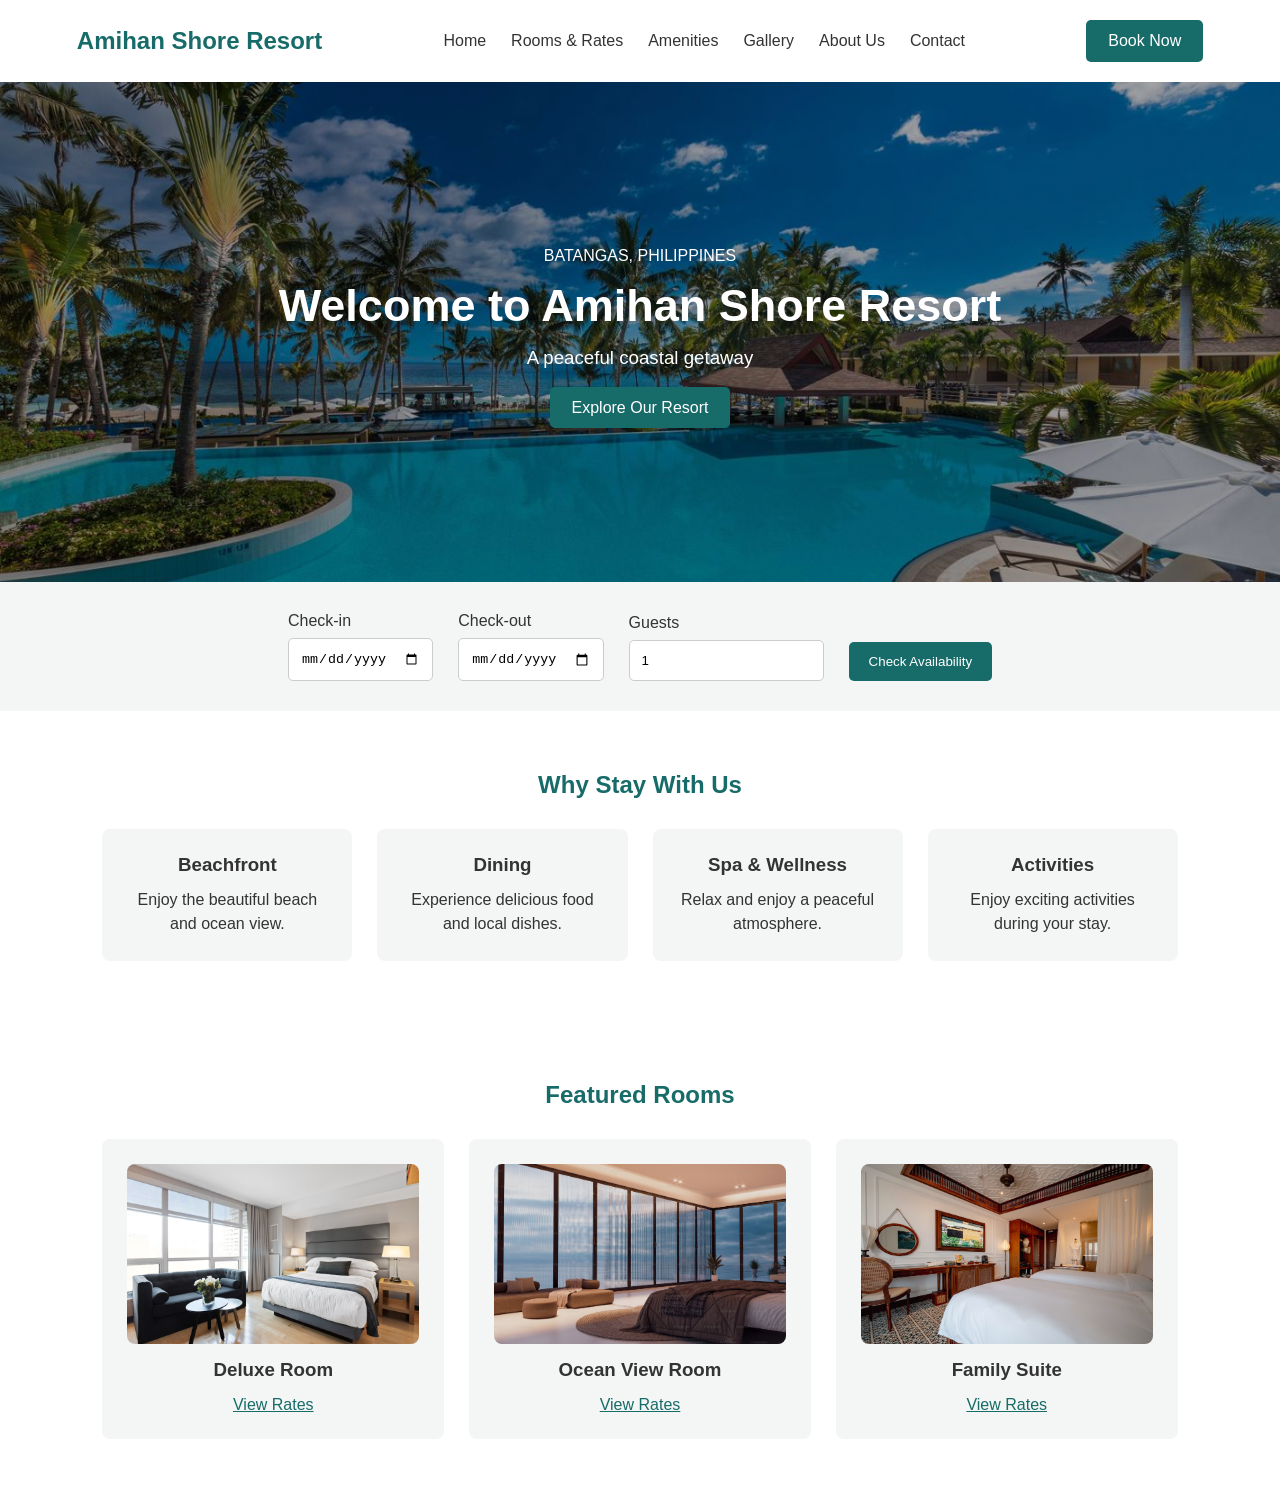
<file: index.html>
<!DOCTYPE html>
<html lang="en">

<head>
    <meta charset="UTF-8">
    <meta name="viewport" content="width=device-width, initial-scale=1.0">

    <title>Amihan Shore Resort</title>

    <!-- Connect CSS -->
    <link rel="stylesheet" href="style.css">
</head>

<body>

    <!-- NAVIGATION BAR -->
    <header>
        <nav class="navbar">

            <h2 class="logo">Amihan Shore Resort</h2>

            <ul class="nav-links">
                <li><a href="index.html">Home</a></li>
                <li><a href="rooms.html">Rooms & Rates</a></li>
                <li><a href="amenities.html">Amenities</a></li>
                <li><a href="gallery.html">Gallery</a></li>
                <li><a href="about.html">About Us</a></li>
                <li><a href="contact.html">Contact</a></li>
            </ul>

            <a href="booking.html" class="book-btn">Book Now</a>

        </nav>
    </header>


    <!-- HERO SECTION -->
    <section class="hero">

        <div class="hero-content">

            <p>BATANGAS, PHILIPPINES</p>

            <h1>Welcome to Amihan Shore Resort</h1>

            <h3>A peaceful coastal getaway</h3>

            <a href="rooms.html" class="explore-btn">
                Explore Our Resort
            </a>

        </div>

    </section>


    <!-- BOOKING FORM -->
    <section class="booking">

        <div class="booking-field">
            <label>Check-in</label>
            <input type="date" id="checkin">
        </div>

        <div class="booking-field">
            <label>Check-out</label>
            <input type="date" id="checkout">
        </div>

        <div class="booking-field">
            <label>Guests</label>
            <input type="number" id="guests" min="1" value="1">
        </div>

        <button onclick="checkAvailability()">
            Check Availability
        </button>

    </section>


    <!-- AMENITIES SECTION -->
    <section class="amenities">

        <h2>Why Stay With Us</h2>

        <div class="amenity-container">

            <div class="amenity-card">
                <h3>Beachfront</h3>
                <p>Enjoy the beautiful beach and ocean view.</p>
            </div>

            <div class="amenity-card">
                <h3>Dining</h3>
                <p>Experience delicious food and local dishes.</p>
            </div>

            <div class="amenity-card">
                <h3>Spa & Wellness</h3>
                <p>Relax and enjoy a peaceful atmosphere.</p>
            </div>

            <div class="amenity-card">
                <h3>Activities</h3>
                <p>Enjoy exciting activities during your stay.</p>
            </div>

        </div>

    </section>


    
<!-- FEATURED ROOMS -->
<section class="featured-rooms">

    <h2>Featured Rooms</h2>

    <div class="room-container">

        <!-- DELUXE ROOM -->
        <div class="room-card">
            <div class="room-image">
                <img src="images/deluxe.jpg" alt="Deluxe Room">
            </div>

            <h3>Deluxe Room</h3>
            <a href="rooms.html">View Rates</a>
        </div>

        <!-- OCEAN VIEW ROOM -->
        <div class="room-card">
            <div class="room-image">
                <img src="images/ocean-view.jpg" alt="Ocean View Room">
            </div>

            <h3>Ocean View Room</h3>
            <a href="rooms.html">View Rates</a>
        </div>

        <!-- FAMILY SUITE -->
        <div class="room-card">
            <div class="room-image">
                <img src="images/family-suite.jpg" alt="Family Suite">
            </div>

            <h3>Family Suite</h3>
            <a href="rooms.html">View Rates</a>
        </div>

    </div>

</section>
</file>
<file: style.css>
/* GENERAL SETTINGS */
* {
    margin: 0;
    padding: 0;
    box-sizing: border-box;
}

body {
    font-family: Arial, sans-serif;
    color: #333;
    background-color: #ffffff;
}

/* NAVIGATION BAR */
.navbar {
    display: flex;
    justify-content: space-between;
    align-items: center;
    padding: 20px 6%;
    background-color: #ffffff;
}

.logo {
    color: #176b68;
}

.nav-links {
    display: flex;
    list-style: none;
    gap: 25px;
}

.nav-links a {
    text-decoration: none;
    color: #333;
}

.nav-links a:hover {
    color: #176b68;
}

.book-btn,
.explore-btn {
    background-color: #176b68;
    color: white;
    padding: 12px 22px;
    text-decoration: none;
    border-radius: 5px;
}

/* HERO SECTION */
.hero {
    min-height: 500px;

    background-image:
        linear-gradient(
            rgba(0, 0, 0, 0.35),
            rgba(0, 0, 0, 0.35)
        ),
        url("images/sea.jpg");

    background-size: cover;
    background-position: center;

    display: flex;
    justify-content: center;
    align-items: center;
    text-align: center;
    color: white;
}

.hero-content h1 {
    font-size: 45px;
    margin: 15px 0;
}

.hero-content h3 {
    margin-bottom: 30px;
    font-weight: normal;
}

/* BOOKING SECTION */
.booking {
    display: flex;
    justify-content: center;
    align-items: end;
    gap: 25px;
    padding: 30px;
    background-color: #f3f6f4;
}

.booking-field {
    display: flex;
    flex-direction: column;
    gap: 8px;
}

.booking input {
    padding: 12px;
    border: 1px solid #ccc;
    border-radius: 5px;
}

.booking button {
    padding: 12px 20px;
    background-color: #176b68;
    color: white;
    border: none;
    border-radius: 5px;
    cursor: pointer;
}

/* AMENITIES */
.amenities,
.featured-rooms {
    padding: 60px 8%;
    text-align: center;
}

.amenities h2,
.featured-rooms h2 {
    margin-bottom: 30px;
    color: #176b68;
}

.amenity-container,
.room-container {
    display: flex;
    justify-content: center;
    gap: 25px;
    flex-wrap: wrap;
}

.amenity-card,
.room-card {
    flex: 1;
    min-width: 200px;
    padding: 25px;
    background-color: #f3f6f4;
    border-radius: 8px;
}

.amenity-card p {
    margin-top: 12px;
    line-height: 1.5;
}

/* ROOM IMAGES */
.room-image {
    height: 180px;
    width: 100%;
    background-color: #d8e5df;
    margin-bottom: 15px;
    overflow: hidden;
    border-radius: 8px;
}

.room-image img {
    width: 100%;
    height: 100%;
    object-fit: cover;
    display: block;
}

.room-card a {
    display: inline-block;
    margin-top: 15px;
    color: #176b68;
}

/* FOOTER */
footer {
    background-color: #164d4b;
    color: white;
    padding: 40px 8% 20px;
    text-align: center;
}

.footer-container {
    display: flex;
    justify-content: space-between;
    gap: 25px;
    flex-wrap: wrap;
    margin-bottom: 30px;
}

.copyright {
    font-size: 13px;
}

/* MOBILE RESPONSIVENESS */
@media (max-width: 768px) {
    .navbar,
    .booking {
        flex-direction: column;
        gap: 20px;
    }

    .nav-links {
        flex-wrap: wrap;
        justify-content: center;
    }

    .hero-content h1 {
        font-size: 32px;
    }
}


/* ROOMS & RATES PAGE */

/* PAGE BANNER */
.rooms-banner {
    min-height: 300px;
    background: linear-gradient(
        rgba(0, 0, 0, 0.4),
        rgba(0, 0, 0, 0.4)
    ), url("images/sea.jpg");

    background-size: cover;
    background-position: center;

    display: flex;
    flex-direction: column;
    justify-content: center;
    align-items: center;
    text-align: center;
    color: white;
    padding: 30px;
}

.rooms-banner h1 {
    font-size: 42px;
    margin-bottom: 15px;
}

.rooms-banner p {
    font-size: 18px;
}

/* ALL ROOMS */
.all-rooms {
    padding: 60px 8%;
    text-align: center;
}

.all-rooms h2 {
    color: #176b68;
    margin-bottom: 35px;
}

/* ROOM CONTAINER */
.all-room-container {
    display: grid;
    grid-template-columns: repeat(3, 1fr);
    gap: 25px;
}

/* ROOM CARDS */
.all-room-card {
    background-color: #f3f6f4;
    border-radius: 10px;
    overflow: hidden;
    text-align: left;
}

.all-room-card img {
    width: 100%;
    height: 220px;
    object-fit: cover;
    display: block;
}

.all-room-info {
    padding: 22px;
}

.all-room-info h3 {
    color: #176b68;
    margin-bottom: 12px;
}

.all-room-info p {
    line-height: 1.6;
    margin-bottom: 18px;
}

.all-room-info h4 {
    margin-bottom: 18px;
}

.all-room-info a {
    display: inline-block;
    background-color: #176b68;
    color: white;
    padding: 11px 18px;
    text-decoration: none;
    border-radius: 5px;
}

/* MOBILE ROOM LAYOUT */
@media (max-width: 768px) {
    .all-room-container {
        grid-template-columns: 1fr;
    }

    .rooms-banner h1 {
        font-size: 32px;
    }
}


/* ROOMS & RATES WIREFRAME LAYOUT */

.rooms-heading {
    display: flex;
    justify-content: space-between;
    align-items: center;
    padding: 40px 8% 25px;
}

.rooms-heading h1 {
    color: #176b68;
    font-size: 28px;
}

.rooms-heading p {
    font-size: 13px;
}

.rooms-heading a {
    color: #176b68;
    text-decoration: none;
}

.rooms-layout {
    display: grid;
    grid-template-columns: 220px 1fr;
    gap: 25px;
    padding: 0 8% 60px;
}

/* FILTER SIDEBAR */
.filters {
    background-color: #f3f6f4;
    padding: 20px;
    border-radius: 5px;
}

.filters h3 {
    margin-bottom: 30px;
}

.filter-group {
    display: flex;
    flex-direction: column;
    gap: 10px;
    margin-bottom: 25px;
}

.filter-group label {
    font-size: 14px;
}

.filter-group select {
    width: 100%;
    padding: 10px;
    border: 1px solid #ccc;
    background-color: white;
    border-radius: 3px;
}

/* HORIZONTAL ROOM LISTINGS */
.room-list {
    display: flex;
    flex-direction: column;
    gap: 20px;
}

.room-list-card {
    display: grid;
    grid-template-columns: 170px 1fr 170px;
    align-items: center;
    gap: 15px;
    padding: 12px;
    border: 1px solid #ddd;
    border-radius: 5px;
    background-color: white;
}

.room-list-card img {
    width: 100%;
    height: 130px;
    object-fit: cover;
    border-radius: 4px;
}

.room-description h3 {
    color: #176b68;
    margin-bottom: 12px;
}

.room-description p {
    margin-bottom: 12px;
    line-height: 1.5;
}

.room-description small {
    color: #666;
}

.room-price {
    text-align: right;
}

.room-price h3 {
    color: #176b68;
    margin-bottom: 5px;
}

.room-price p {
    font-size: 13px;
    margin-bottom: 20px;
}

.room-price a {
    display: inline-block;
    background-color: #176b68;
    color: white;
    padding: 12px 15px;
    text-decoration: none;
    border-radius: 5px;
    font-size: 12px;
}

/* MOBILE LAYOUT */
@media (max-width: 768px) {
    .rooms-heading {
        flex-direction: column;
        align-items: flex-start;
        gap: 10px;
    }

    .rooms-layout {
        grid-template-columns: 1fr;
    }

    .room-list-card {
        grid-template-columns: 1fr;
    }

    .room-price {
        text-align: left;
    }
}


/* AMENITIES PAGE */

/* AMENITIES BANNER */
.amenities-banner {
    min-height: 250px;
    background-image:
        linear-gradient(
            rgba(0, 0, 0, 0.4),
            rgba(0, 0, 0, 0.4)
        ),
        url("images/sea.jpg");

    background-size: cover;
    background-position: center;

    display: flex;
    justify-content: center;
    align-items: center;
    text-align: center;
    color: white;
    padding: 30px;
}

.amenities-banner h1 {
    font-size: 40px;
    margin-bottom: 12px;
}

.amenities-banner p {
    font-size: 17px;
}

/* AMENITIES CONTENT */
.amenities-page {
    padding: 45px 8%;
}

.amenities-page > h2 {
    color: #176b68;
    margin-bottom: 25px;
}

/* TWO-COLUMN AMENITIES GRID */
.amenities-grid {
    display: grid;
    grid-template-columns: repeat(2, 1fr);
    gap: 18px 25px;
}

/* AMENITY CARDS */
.amenity-page-card {
    display: flex;
    align-items: center;
    gap: 20px;
    padding: 20px;
    min-height: 145px;
    background-color: #f3f6f4;
    border: 1px solid #ddd;
    border-radius: 6px;
}

.amenity-icon {
    width: 95px;
    height: 95px;
    flex-shrink: 0;
    display: flex;
    justify-content: center;
    align-items: center;
    background-color: #dce9e5;
    border-radius: 5px;
    font-size: 38px;
}

.amenity-details h3 {
    color: #176b68;
    margin-bottom: 12px;
}

.amenity-details p {
    line-height: 1.5;
    font-size: 14px;
}

/* BOOKING CALL TO ACTION */
.amenities-cta {
    text-align: center;
    padding: 40px 15px;
    margin-top: 25px;
}

.amenities-cta h2 {
    color: #176b68;
    margin-bottom: 20px;
}

.amenities-cta a {
    display: inline-block;
    background-color: #176b68;
    color: white;
    padding: 13px 25px;
    border-radius: 5px;
    text-decoration: none;
}

/* AMENITIES MOBILE LAYOUT */
@media (max-width: 768px) {
    .amenities-grid {
        grid-template-columns: 1fr;
    }

    .amenity-page-card {
        flex-direction: column;
        align-items: flex-start;
    }

    .amenities-banner h1 {
        font-size: 32px;
    }
}


/* GALLERY PAGE */

/* GALLERY BANNER */
.gallery-banner {
    min-height: 230px;
    background-image:
        linear-gradient(
            rgba(0, 0, 0, 0.4),
            rgba(0, 0, 0, 0.4)
        ),
        url("images/sea.jpg");

    background-size: cover;
    background-position: center;

    display: flex;
    justify-content: center;
    align-items: center;
    text-align: center;
    color: white;
    padding: 30px;
}

.gallery-banner h1 {
    font-size: 40px;
    margin-bottom: 10px;
}

.gallery-banner p {
    font-size: 17px;
}

/* GALLERY SECTION */
.gallery-section {
    padding: 35px 8% 60px;
}

.gallery-section h2 {
    color: #176b68;
    margin-bottom: 20px;
}

/* CATEGORY BUTTONS */
.gallery-categories {
    display: flex;
    gap: 12px;
    flex-wrap: wrap;
    margin-bottom: 25px;
}

.gallery-categories button {
    min-width: 100px;
    padding: 10px 20px;
    background-color: #f3f6f4;
    border: 1px solid #ccc;
    border-radius: 4px;
    color: #333;
    cursor: pointer;
}

.gallery-categories button.active,
.gallery-categories button:hover {
    background-color: #176b68;
    color: white;
}

/* PHOTO GRID */
.gallery-grid {
    display: grid;
    grid-template-columns: repeat(3, 1fr);
    gap: 18px;
}

.gallery-item {
    height: 200px;
    overflow: hidden;
    border-radius: 5px;
}

.gallery-item img {
    width: 100%;
    height: 100%;
    object-fit: cover;
    display: block;
    transition: transform 0.3s ease;
}

.gallery-item img:hover {
    transform: scale(1.05);
}

/* GALLERY MOBILE LAYOUT */
@media (max-width: 768px) {
    .gallery-grid {
        grid-template-columns: repeat(2, 1fr);
    }

    .gallery-item {
        height: 160px;
    }

    .gallery-banner h1 {
        font-size: 32px;
    }
}

@media (max-width: 480px) {
    .gallery-grid {
        grid-template-columns: 1fr;
    }
}


/* BOOKING PAGE */

/* BOOKING BANNER */
.booking-banner {
    min-height: 200px;
    background-image:
        linear-gradient(
            rgba(0, 0, 0, 0.4),
            rgba(0, 0, 0, 0.4)
        ),
        url("images/sea.jpg");

    background-size: cover;
    background-position: center;

    display: flex;
    justify-content: center;
    align-items: center;
    text-align: center;
    color: white;
    padding: 30px;
}

.booking-banner h1 {
    font-size: 38px;
    margin-bottom: 12px;
}

.booking-banner p {
    font-size: 17px;
}

/* TWO-COLUMN BOOKING LAYOUT */
.booking-page-layout {
    display: grid;
    grid-template-columns: 1.6fr 1fr;
    gap: 25px;
    padding: 35px 8%;
}

/* RESERVATION FORM */
.reservation-form {
    border: 1px solid #ccc;
    padding: 22px;
    background-color: white;
}

.reservation-form h2 {
    font-size: 20px;
    margin-bottom: 20px;
    color: #176b68;
}

.reservation-field {
    display: flex;
    flex-direction: column;
    gap: 8px;
    margin-bottom: 18px;
}

.reservation-field label {
    font-size: 14px;
}

.reservation-field input,
.reservation-field select {
    width: 100%;
    padding: 12px;
    border: 1px solid #ccc;
    border-radius: 3px;
    font-family: Arial, sans-serif;
}

.confirm-booking {
    width: 100%;
    padding: 14px;
    background-color: #176b68;
    color: white;
    border: none;
    border-radius: 5px;
    cursor: pointer;
}

/* HELP PANEL */
.booking-help {
    background-color: #f3f6f4;
    border: 1px solid #ddd;
    padding: 35px 25px;
    text-align: center;
}

.booking-help h2 {
    color: #176b68;
    margin-bottom: 20px;
}

.booking-help p {
    line-height: 1.6;
    margin-bottom: 30px;
}

.booking-help a {
    display: inline-block;
    width: 80%;
    padding: 13px;
    border: 1px solid #176b68;
    color: #176b68;
    background-color: white;
    text-decoration: none;
}

/* BOOKING POLICIES */
.booking-policies {
    padding: 0 8% 35px;
}

.booking-policies h3 {
    font-size: 16px;
    margin-bottom: 10px;
    color: #176b68;
}

.booking-policies p {
    font-size: 14px;
    line-height: 1.5;
}

/* MOBILE BOOKING LAYOUT */
@media (max-width: 768px) {
    .booking-page-layout {
        grid-template-columns: 1fr;
    }

    .booking-banner h1 {
        font-size: 30px;
    }
}


/* CONTACT PAGE */

/* CONTACT BANNER */
.contact-banner {
    min-height: 200px;
    background-image:
        linear-gradient(
            rgba(0, 0, 0, 0.4),
            rgba(0, 0, 0, 0.4)
        ),
        url("images/sea.jpg");

    background-size: cover;
    background-position: center;

    display: flex;
    justify-content: center;
    align-items: center;
    text-align: center;
    color: white;
    padding: 30px;
}

.contact-banner h1 {
    font-size: 38px;
    margin-bottom: 12px;
}

.contact-banner p {
    font-size: 17px;
}

/* CONTACT SECTION */
.contact-section {
    display: grid;
    grid-template-columns: 1fr 1.2fr;
    gap: 50px;
    padding: 40px 8%;
}

/* CONTACT INFORMATION */
.contact-info h2 {
    color: #176b68;
    margin-bottom: 25px;
}

.contact-detail {
    display: flex;
    align-items: center;
    gap: 15px;
    margin-bottom: 18px;
}

.contact-detail span {
    width: 35px;
    height: 35px;
    background-color: #f3f6f4;
    border: 1px solid #ccc;
    display: flex;
    justify-content: center;
    align-items: center;
    font-weight: bold;
}

.contact-detail p {
    font-size: 14px;
}

.follow-title {
    margin-top: 35px;
}

.social-links {
    display: flex;
    gap: 12px;
}

.social-links a {
    width: 35px;
    height: 35px;
    background-color: #f3f6f4;
    border: 1px solid #ccc;
    display: flex;
    justify-content: center;
    align-items: center;
    color: #176b68;
    text-decoration: none;
    font-weight: bold;
}

/* CONTACT FORM */
.contact-form {
    border: 1px solid #ccc;
    padding: 22px;
}

.contact-field {
    display: flex;
    flex-direction: column;
    gap: 8px;
    margin-bottom: 15px;
}

.contact-field label {
    font-size: 14px;
}

.contact-field input,
.contact-field textarea {
    width: 100%;
    padding: 13px;
    border: 1px solid #ccc;
    font-family: Arial, sans-serif;
    border-radius: 3px;
}

.contact-field textarea {
    min-height: 100px;
    resize: vertical;
}

.contact-form button {
    width: 100%;
    padding: 14px;
    background-color: #176b68;
    color: white;
    border: none;
    border-radius: 5px;
    cursor: pointer;
}

/* MOBILE LAYOUT */
@media (max-width: 768px) {
    .contact-section {
        grid-template-columns: 1fr;
        gap: 30px;
    }

    .contact-banner h1 {
        font-size: 30px;
    }
}


/* ABOUT US PAGE */

/* ABOUT BANNER */
.about-banner {
    min-height: 230px;
    background-image:
        linear-gradient(
            rgba(0, 0, 0, 0.4),
            rgba(0, 0, 0, 0.4)
        ),
        url("images/sea.jpg");

    background-size: cover;
    background-position: center;

    display: flex;
    justify-content: center;
    align-items: center;
    text-align: center;
    color: white;
    padding: 30px;
}

.about-banner h1 {
    font-size: 38px;
    margin-bottom: 12px;
}

.about-banner p {
    font-size: 17px;
}

/* ABOUT INTRODUCTION */
.about-intro {
    display: grid;
    grid-template-columns: 1fr 1fr;
    align-items: center;
    gap: 35px;
    padding: 40px 8%;
}

.about-image {
    width: 100%;
    height: 280px;
    overflow: hidden;
    border-radius: 5px;
}

.about-image img {
    width: 100%;
    height: 100%;
    object-fit: cover;
}

.about-text h2 {
    color: #176b68;
    margin-bottom: 20px;
}

.about-text p {
    line-height: 1.7;
    margin-bottom: 15px;
}

/* HIGHLIGHTS SECTION */
.about-highlights {
    padding: 25px 8% 55px;
    text-align: center;
}

.about-highlights h2 {
    color: #176b68;
    margin-bottom: 25px;
}

.highlight-container {
    display: grid;
    grid-template-columns: repeat(3, 1fr);
    gap: 20px;
}

.highlight-card {
    padding: 30px 20px;
    background-color: #f3f6f4;
    border: 1px solid #ddd;
    border-radius: 5px;
}

.highlight-card h3 {
    color: #176b68;
    margin-bottom: 15px;
}

.highlight-card p {
    line-height: 1.6;
}

/* EXPLORE ROOMS BUTTON */
.explore-rooms-btn {
    display: inline-block;
    margin-top: 30px;
    padding: 13px 25px;
    background-color: #176b68;
    color: white;
    text-decoration: none;
    border-radius: 5px;
}

.explore-rooms-btn:hover {
    background-color: #164d4b;
}

/* MOBILE LAYOUT */
@media (max-width: 768px) {
    .about-intro {
        grid-template-columns: 1fr;
    }

    .highlight-container {
        grid-template-columns: 1fr;
    }

    .about-banner h1 {
        font-size: 30px;
    }
}
</file>
